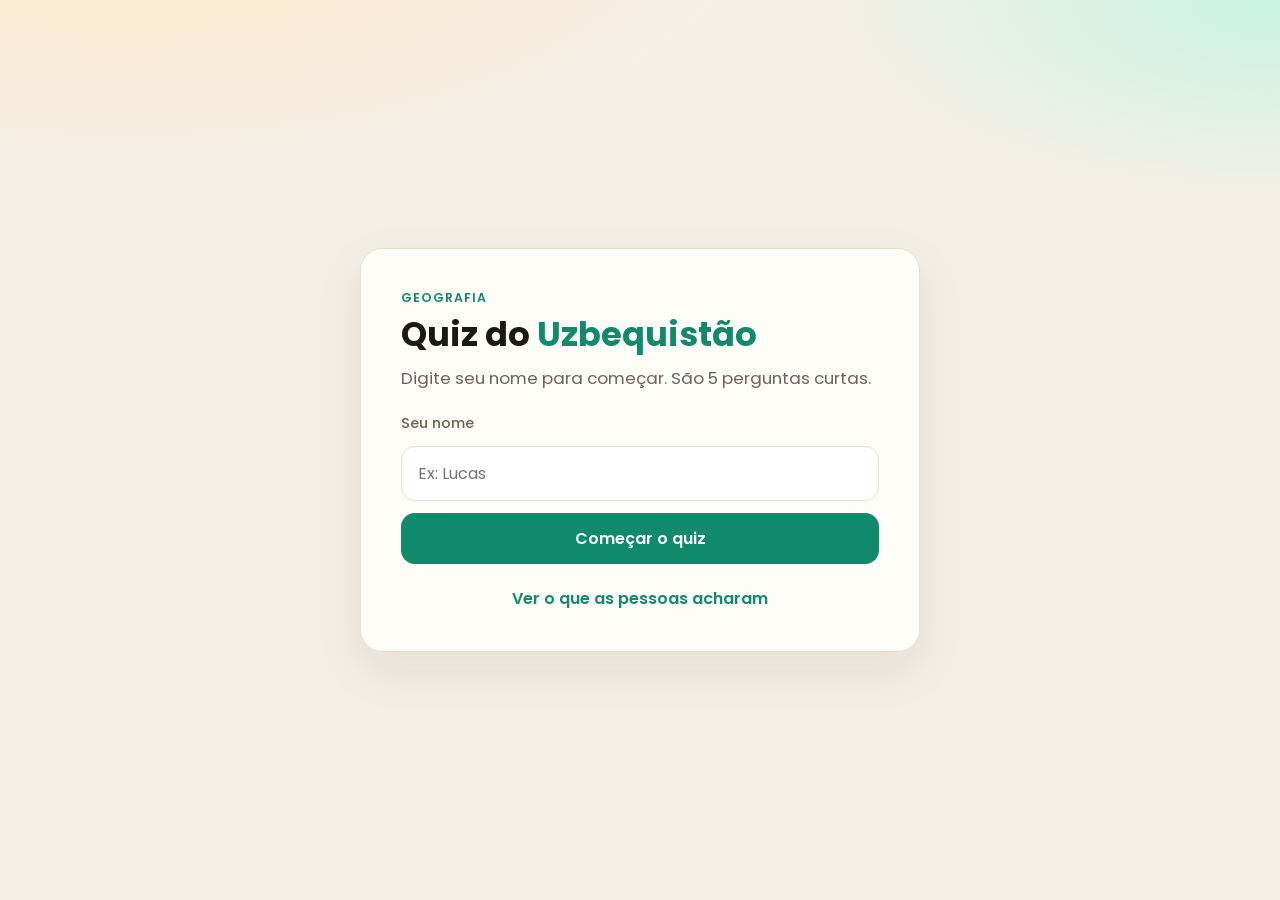
<file: quiz-uzbequistao/index.html>
<!DOCTYPE html>
<html lang="pt-BR">
<head>
  <meta charset="utf-8" />
  <meta name="viewport" content="width=device-width,initial-scale=1" />
  <title>Início · Quiz Uzbequistão</title>
  <link rel="preconnect" href="https://fonts.googleapis.com">
  <link rel="preconnect" href="https://fonts.gstatic.com" crossorigin>
  <link href="https://fonts.googleapis.com/css2?family=Poppins:wght@400;500;600;700&display=swap" rel="stylesheet">
  <link rel="stylesheet" href="style.css">
</head>
<body>
  <div class="bg"></div>
  <main class="shell">
    <div class="card">
      <p class="eyebrow">Geografia</p>
      <h1 class="title">Quiz do <span class="accent">Uzbequistão</span></h1>
      <p class="lead">Digite seu nome para começar. São 5 perguntas curtas.</p>

      <form id="form-nome" class="stack">
        <label class="label" for="nome">Seu nome</label>
        <input id="nome" name="nome" class="input" type="text" placeholder="Ex: Lucas" autocomplete="name" required>
        <button class="btn btn-primary" type="submit">Começar o quiz</button>
      </form>

      <p class="foot-link">
        <a href="comentarios.html">Ver o que as pessoas acharam</a>
      </p>
    </div>
  </main>
  <script src="script.js"></script>
</body>
</html>
</file>
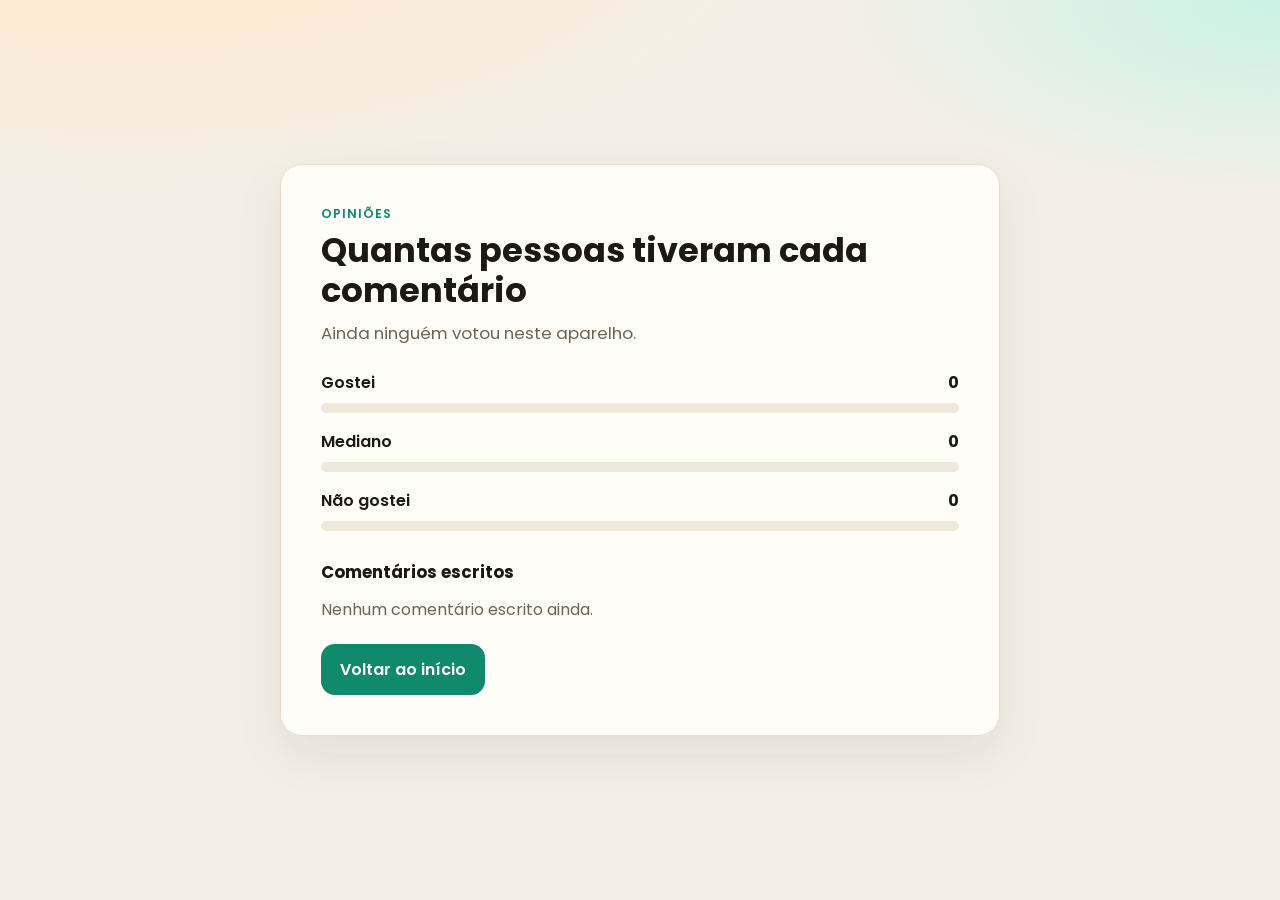
<file: quiz-uzbequistao/comentarios.html>
<!DOCTYPE html>
<html lang="pt-BR">
<head>
  <meta charset="utf-8" />
  <meta name="viewport" content="width=device-width,initial-scale=1" />
  <title>Comentários · Quiz Uzbequistão</title>
  <link rel="preconnect" href="https://fonts.googleapis.com">
  <link rel="preconnect" href="https://fonts.gstatic.com" crossorigin>
  <link href="https://fonts.googleapis.com/css2?family=Poppins:wght@400;500;600;700&display=swap" rel="stylesheet">
  <link rel="stylesheet" href="style.css">
</head>
<body>
  <div class="bg"></div>
  <main class="shell">
    <div class="card card-wide">
      <p class="eyebrow">Opiniões</p>
      <h1 class="title">Quantas pessoas tiveram cada comentário</h1>
      <p id="total-votos" class="lead">Ainda ninguém votou neste aparelho.</p>

      <ul class="stats" id="stats-list">
        <li>
          <div class="stat-row">
            <span>Gostei</span>
            <strong id="count-gostei">0</strong>
          </div>
          <div class="stat-track"><span id="bar-gostei" class="stat-fill fill-good"></span></div>
        </li>
        <li>
          <div class="stat-row">
            <span>Mediano</span>
            <strong id="count-mediano">0</strong>
          </div>
          <div class="stat-track"><span id="bar-mediano" class="stat-fill fill-mid"></span></div>
        </li>
        <li>
          <div class="stat-row">
            <span>Não gostei</span>
            <strong id="count-nao-gostei">0</strong>
          </div>
          <div class="stat-track"><span id="bar-nao-gostei" class="stat-fill fill-bad"></span></div>
        </li>
      </ul>

      <h2 class="section-title">Comentários escritos</h2>
      <ul id="lista-comentarios" class="comments"></ul>

      <div class="result-actions">
        <a class="btn btn-primary" href="index.html">Voltar ao início</a>
      </div>
    </div>
  </main>
  <script src="script.js"></script>
</body>
</html>
</file>
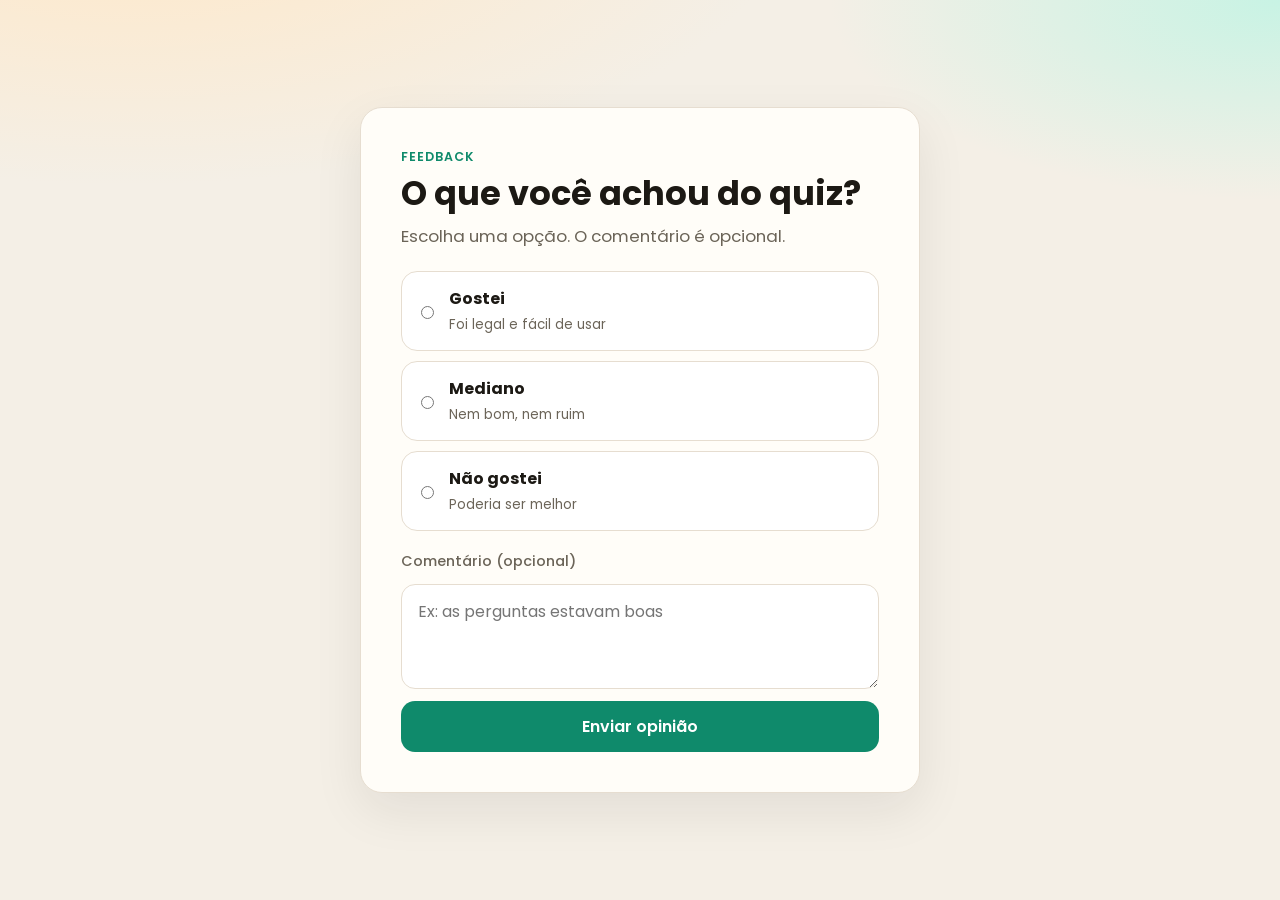
<file: quiz-uzbequistao/opiniao.html>
<!DOCTYPE html>
<html lang="pt-BR">
<head>
  <meta charset="utf-8" />
  <meta name="viewport" content="width=device-width,initial-scale=1" />
  <title>Opinião · Quiz Uzbequistão</title>
  <link rel="preconnect" href="https://fonts.googleapis.com">
  <link rel="preconnect" href="https://fonts.gstatic.com" crossorigin>
  <link href="https://fonts.googleapis.com/css2?family=Poppins:wght@400;500;600;700&display=swap" rel="stylesheet">
  <link rel="stylesheet" href="style.css">
</head>
<body>
  <div class="bg"></div>
  <main class="shell">
    <div class="card">
      <p class="eyebrow">Feedback</p>
      <h1 class="title">O que você achou do quiz?</h1>
      <p class="lead">Escolha uma opção. O comentário é opcional.</p>

      <form id="form-opiniao" class="stack">
        <fieldset class="mood-set">
          <legend class="sr-only">Sua opinião</legend>
          <label class="mood">
            <input type="radio" name="opiniao" value="gostei" required>
            <span>
              <strong>Gostei</strong>
              <small>Foi legal e fácil de usar</small>
            </span>
          </label>
          <label class="mood">
            <input type="radio" name="opiniao" value="mediano" required>
            <span>
              <strong>Mediano</strong>
              <small>Nem bom, nem ruim</small>
            </span>
          </label>
          <label class="mood">
            <input type="radio" name="opiniao" value="nao-gostei" required>
            <span>
              <strong>Não gostei</strong>
              <small>Poderia ser melhor</small>
            </span>
          </label>
        </fieldset>

        <label class="label" for="comentario">Comentário (opcional)</label>
        <textarea id="comentario" name="comentario" class="input area" rows="3" maxlength="180" placeholder="Ex: as perguntas estavam boas"></textarea>

        <p id="aviso-opiniao" class="aviso" hidden>Escolha se gostou, se achou mediano ou se não gostou.</p>
        <button class="btn btn-primary" type="submit">Enviar opinião</button>
      </form>
    </div>
  </main>
  <script src="script.js"></script>
</body>
</html>
</file>
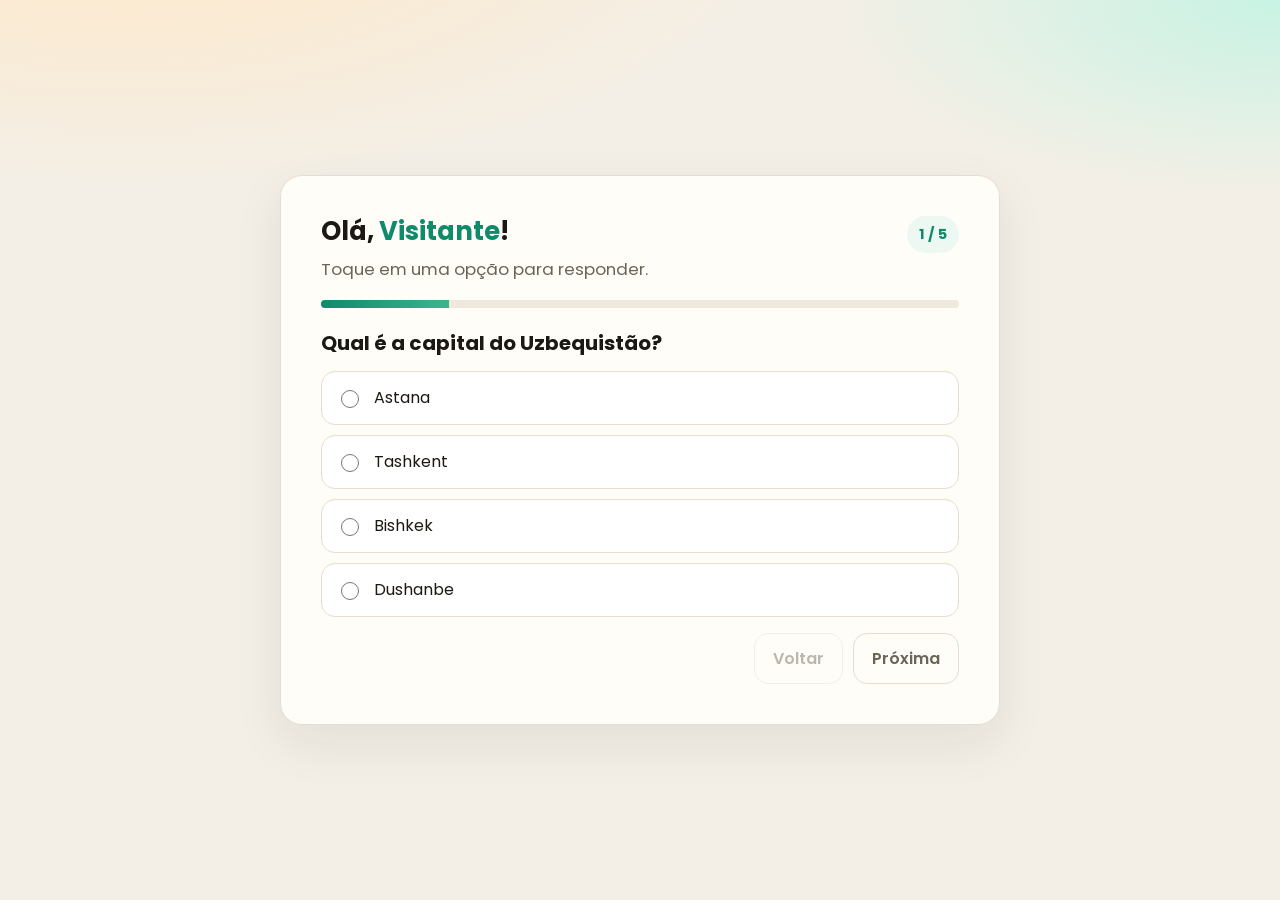
<file: quiz-uzbequistao/quiz.html>
<!DOCTYPE html>
<html lang="pt-BR">
<head>
  <meta charset="utf-8" />
  <meta name="viewport" content="width=device-width,initial-scale=1" />
  <title>Quiz · Uzbequistão</title>
  <link rel="preconnect" href="https://fonts.googleapis.com">
  <link rel="preconnect" href="https://fonts.gstatic.com" crossorigin>
  <link href="https://fonts.googleapis.com/css2?family=Poppins:wght@400;500;600;700&display=swap" rel="stylesheet">
  <link rel="stylesheet" href="style.css">
</head>
<body>
  <div class="bg"></div>
  <main class="shell">
    <div class="card card-wide">
      <header class="quiz-top">
        <div>
          <h1 id="saudacao" class="title title-sm">Olá, <span class="accent">Visitante</span>!</h1>
          <p class="lead">Toque em uma opção para responder.</p>
        </div>
        <p id="contador" class="counter">1 / 5</p>
      </header>

      <div class="progress-wrap" aria-hidden="true">
        <div id="progress" class="progress-bar"></div>
      </div>

      <form id="form-quiz" class="quiz-form">
        <section class="question" data-index="1">
          <h2 class="q-title">Qual é a capital do Uzbequistão?</h2>
          <div class="options">
            <label class="option"><input type="radio" name="q1" value="a"><span>Astana</span></label>
            <label class="option"><input type="radio" name="q1" value="b"><span>Tashkent</span></label>
            <label class="option"><input type="radio" name="q1" value="c"><span>Bishkek</span></label>
            <label class="option"><input type="radio" name="q1" value="d"><span>Dushanbe</span></label>
          </div>
        </section>

        <section class="question" data-index="2">
          <h2 class="q-title">Em qual continente o Uzbequistão está localizado?</h2>
          <div class="options">
            <label class="option"><input type="radio" name="q2" value="a"><span>Europa</span></label>
            <label class="option"><input type="radio" name="q2" value="b"><span>Ásia Central</span></label>
            <label class="option"><input type="radio" name="q2" value="c"><span>Oriente Médio</span></label>
            <label class="option"><input type="radio" name="q2" value="d"><span>Leste Asiático</span></label>
          </div>
        </section>

        <section class="question" data-index="3">
          <h2 class="q-title">Qual foi a famosa rota comercial histórica da qual o país fez parte?</h2>
          <div class="options">
            <label class="option"><input type="radio" name="q3" value="a"><span>Rota do Ouro</span></label>
            <label class="option"><input type="radio" name="q3" value="b"><span>Rota da Seda</span></label>
            <label class="option"><input type="radio" name="q3" value="c"><span>Rota das Especiarias</span></label>
            <label class="option"><input type="radio" name="q3" value="d"><span>Rota Transaariana</span></label>
          </div>
        </section>

        <section class="question" data-index="4">
          <h2 class="q-title">Qual é o idioma oficial falado no país?</h2>
          <div class="options">
            <label class="option"><input type="radio" name="q4" value="a"><span>Uzbeque</span></label>
            <label class="option"><input type="radio" name="q4" value="b"><span>Turco</span></label>
            <label class="option"><input type="radio" name="q4" value="c"><span>Árabe</span></label>
            <label class="option"><input type="radio" name="q4" value="d"><span>Mongol</span></label>
          </div>
        </section>

        <section class="question" data-index="5">
          <h2 class="q-title">Qual destas cidades históricas é famosa por sua arquitetura?</h2>
          <div class="options">
            <label class="option"><input type="radio" name="q5" value="a"><span>Almaty</span></label>
            <label class="option"><input type="radio" name="q5" value="b"><span>Samarcanda</span></label>
            <label class="option"><input type="radio" name="q5" value="c"><span>Baku</span></label>
            <label class="option"><input type="radio" name="q5" value="d"><span>Tbilisi</span></label>
          </div>
        </section>

        <p id="aviso" class="aviso" hidden>Escolha uma opção para continuar.</p>

        <div class="form-actions">
          <button type="button" id="prevBtn" class="btn btn-ghost" disabled>Voltar</button>
          <button type="button" id="nextBtn" class="btn btn-ghost">Próxima</button>
          <button type="submit" id="submitBtn" class="btn btn-primary" hidden>Ver resultado</button>
        </div>
      </form>
    </div>
  </main>
  <script src="script.js"></script>
</body>
</html>
</file>
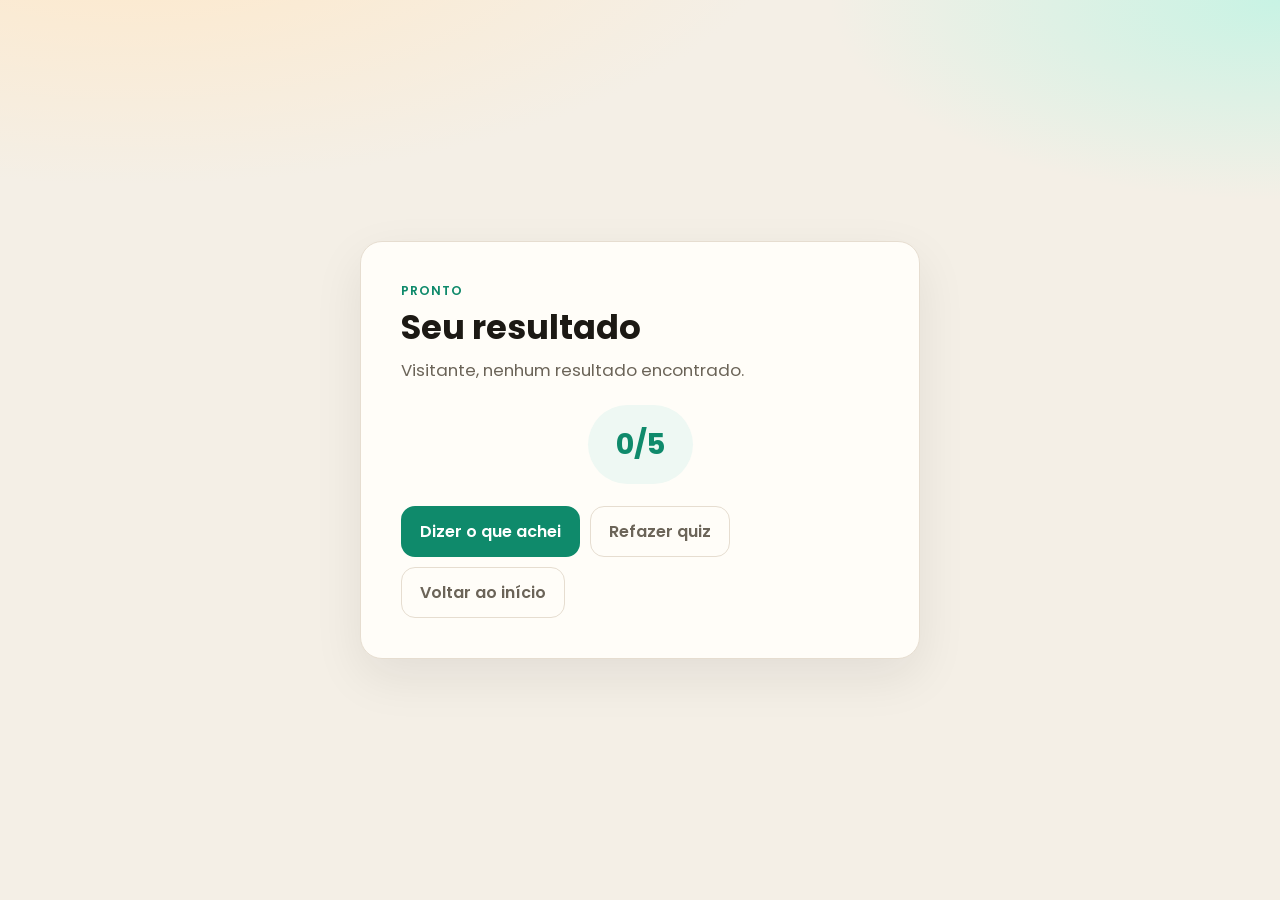
<file: quiz-uzbequistao/resultado.html>
<!DOCTYPE html>
<html lang="pt-BR">
<head>
  <meta charset="utf-8" />
  <meta name="viewport" content="width=device-width,initial-scale=1" />
  <title>Resultado · Quiz Uzbequistão</title>
  <link rel="preconnect" href="https://fonts.googleapis.com">
  <link rel="preconnect" href="https://fonts.gstatic.com" crossorigin>
  <link href="https://fonts.googleapis.com/css2?family=Poppins:wght@400;500;600;700&display=swap" rel="stylesheet">
  <link rel="stylesheet" href="style.css">
</head>
<body>
  <div class="bg"></div>
  <main class="shell">
    <div class="card">
      <p class="eyebrow">Pronto</p>
      <h1 class="title">Seu resultado</h1>
      <p id="mensagem-resultado" class="lead"></p>
      <div id="score-badge" class="score-badge"></div>
      <div class="result-actions">
        <a class="btn btn-primary" id="opiniaoLink" href="opiniao.html">Dizer o que achei</a>
        <button class="btn btn-ghost" type="button" id="refazerBtn">Refazer quiz</button>
        <button class="btn btn-ghost" type="button" id="voltarInicioBtn">Voltar ao início</button>
      </div>
    </div>
  </main>
  <script src="script.js"></script>
</body>
</html>
</file>
<file: quiz-uzbequistao/style.css>
:root {
  --bg: #f4efe6;
  --ink: #1c1914;
  --muted: #6b6458;
  --card: #fffdf8;
  --line: #e6ddd0;
  --accent: #0f8a6b;
  --accent-2: #c45c26;
  --shadow: 0 18px 50px rgba(28, 25, 20, 0.08);
  --radius: 22px;
}

* { box-sizing: border-box; }
html, body { height: 100%; }
html { scroll-behavior: smooth; }

body {
  margin: 0;
  font-family: Poppins, system-ui, Segoe UI, sans-serif;
  color: var(--ink);
  background: var(--bg);
  -webkit-font-smoothing: antialiased;
}

.bg {
  position: fixed;
  inset: 0;
  z-index: -1;
  background:
    radial-gradient(1200px 500px at 10% -10%, #ffe8c8 0%, transparent 55%),
    radial-gradient(900px 400px at 100% 0%, #c8f3e4 0%, transparent 50%),
    var(--bg);
}

.shell {
  min-height: 100vh;
  min-height: 100dvh;
  display: grid;
  place-items: center;
  padding: clamp(16px, 4vw, 40px);
}

.card {
  width: min(100%, 560px);
  background: var(--card);
  border: 1px solid var(--line);
  border-radius: var(--radius);
  box-shadow: var(--shadow);
  padding: clamp(22px, 5vw, 40px);
}

.card-wide { width: min(100%, 720px); }

.eyebrow {
  margin: 0 0 8px;
  color: var(--accent);
  font-size: 0.78rem;
  font-weight: 600;
  letter-spacing: 0.08em;
  text-transform: uppercase;
}

.title {
  margin: 0;
  font-size: clamp(1.5rem, 4vw, 2.1rem);
  line-height: 1.2;
  font-weight: 700;
}

.title-sm { font-size: clamp(1.2rem, 3vw, 1.6rem); }

.accent { color: var(--accent); }

.lead {
  margin: 10px 0 0;
  color: var(--muted);
  font-size: clamp(0.95rem, 2.2vw, 1.05rem);
  line-height: 1.5;
}

.stack {
  display: flex;
  flex-direction: column;
  gap: 12px;
  margin-top: 22px;
}

.label {
  color: var(--muted);
  font-size: 0.9rem;
  font-weight: 500;
}

.input {
  width: 100%;
  padding: 14px 16px;
  border-radius: 14px;
  border: 1px solid var(--line);
  background: #fff;
  color: var(--ink);
  font: inherit;
  outline: none;
}

.input:focus {
  border-color: var(--accent);
  box-shadow: 0 0 0 4px rgba(15, 138, 107, 0.12);
}

.area { resize: vertical; min-height: 96px; }

.btn {
  display: inline-flex;
  align-items: center;
  justify-content: center;
  min-height: 48px;
  padding: 12px 18px;
  border-radius: 14px;
  font: inherit;
  font-weight: 600;
  text-decoration: none;
  cursor: pointer;
  border: 1px solid transparent;
}

.btn-primary {
  background: var(--accent);
  color: #fff;
}

.btn-ghost {
  background: transparent;
  color: var(--muted);
  border-color: var(--line);
}

.btn:disabled {
  opacity: 0.45;
  cursor: not-allowed;
}

[hidden] {
  display: none !important;
}

.foot-link {
  margin: 22px 0 0;
  text-align: center;
}

.foot-link a {
  color: var(--accent);
  font-weight: 600;
  text-decoration: none;
}

.quiz-top {
  display: flex;
  align-items: flex-start;
  justify-content: space-between;
  gap: 16px;
}

.counter {
  margin: 0;
  flex: 0 0 auto;
  padding: 8px 12px;
  border-radius: 999px;
  background: #eef8f3;
  color: var(--accent);
  font-weight: 700;
  font-size: 0.9rem;
}

.progress-wrap {
  height: 8px;
  margin: 18px 0 22px;
  background: #efe8dc;
  border-radius: 999px;
  overflow: hidden;
}

.progress-bar {
  height: 100%;
  width: 0;
  background: linear-gradient(90deg, var(--accent), #3cb58f);
  transition: width 0.3s ease;
}

.quiz-form { display: flex; flex-direction: column; gap: 16px; }

.question { display: none; }
.question.is-on { display: block; }

.q-title {
  margin: 0 0 14px;
  font-size: clamp(1.05rem, 2.6vw, 1.25rem);
  line-height: 1.35;
}

.options {
  display: grid;
  gap: 10px;
}

.option {
  display: flex;
  align-items: center;
  gap: 12px;
  min-height: 54px;
  padding: 12px 14px;
  border-radius: 14px;
  border: 1px solid var(--line);
  background: #fff;
  cursor: pointer;
}

.option:has(input:checked) {
  border-color: var(--accent);
  background: #eef8f3;
  color: var(--ink);
}

.option input { accent-color: var(--accent); width: 18px; height: 18px; }

.aviso {
  margin: 0;
  color: var(--accent-2);
  font-size: 0.9rem;
}

.form-actions {
  display: flex;
  flex-wrap: wrap;
  gap: 10px;
  justify-content: flex-end;
}

.score-badge {
  margin: 22px auto;
  width: fit-content;
  padding: 18px 28px;
  border-radius: 999px;
  background: #eef8f3;
  color: var(--accent);
  font-size: clamp(1.4rem, 4vw, 1.8rem);
  font-weight: 700;
}

.result-actions {
  display: flex;
  flex-wrap: wrap;
  gap: 10px;
}

.mood-set {
  border: 0;
  padding: 0;
  margin: 0 0 8px;
  display: grid;
  gap: 10px;
}

.mood {
  display: flex;
  align-items: center;
  gap: 12px;
  min-height: 64px;
  padding: 14px;
  border: 1px solid var(--line);
  border-radius: 16px;
  background: #fff;
  cursor: pointer;
}

.mood:has(input:checked) {
  border-color: var(--accent);
  background: #eef8f3;
}

.mood strong { display: block; }
.mood small { color: var(--muted); }

.sr-only {
  position: absolute;
  width: 1px;
  height: 1px;
  overflow: hidden;
  clip: rect(0 0 0 0);
}

.stats {
  list-style: none;
  margin: 24px 0 0;
  padding: 0;
  display: grid;
  gap: 16px;
}

.stat-row {
  display: flex;
  justify-content: space-between;
  margin-bottom: 8px;
  font-weight: 600;
}

.stat-track {
  height: 10px;
  background: #efe8dc;
  border-radius: 999px;
  overflow: hidden;
}

.stat-fill {
  display: block;
  height: 100%;
  width: 0;
  border-radius: inherit;
  transition: width 0.35s ease;
}

.fill-good { background: var(--accent); }
.fill-mid { background: #d4a017; }
.fill-bad { background: var(--accent-2); }

.section-title {
  margin: 28px 0 12px;
  font-size: 1.05rem;
}

.comments {
  list-style: none;
  margin: 0 0 22px;
  padding: 0;
  display: grid;
  gap: 10px;
}

.comment {
  padding: 14px;
  border: 1px solid var(--line);
  border-radius: 14px;
  background: #fff;
}

.comment b { display: block; margin-bottom: 4px; }
.comment span { color: var(--muted); font-size: 0.92rem; }
.tag {
  display: inline-block;
  margin-bottom: 6px;
  font-size: 0.75rem;
  font-weight: 600;
  color: var(--accent);
}

.empty {
  color: var(--muted);
  margin: 0;
}

@media (max-width: 640px) {
  .form-actions,
  .result-actions {
    flex-direction: column;
  }

  .btn { width: 100%; }

  .quiz-top { flex-direction: column; }
}
</file>
